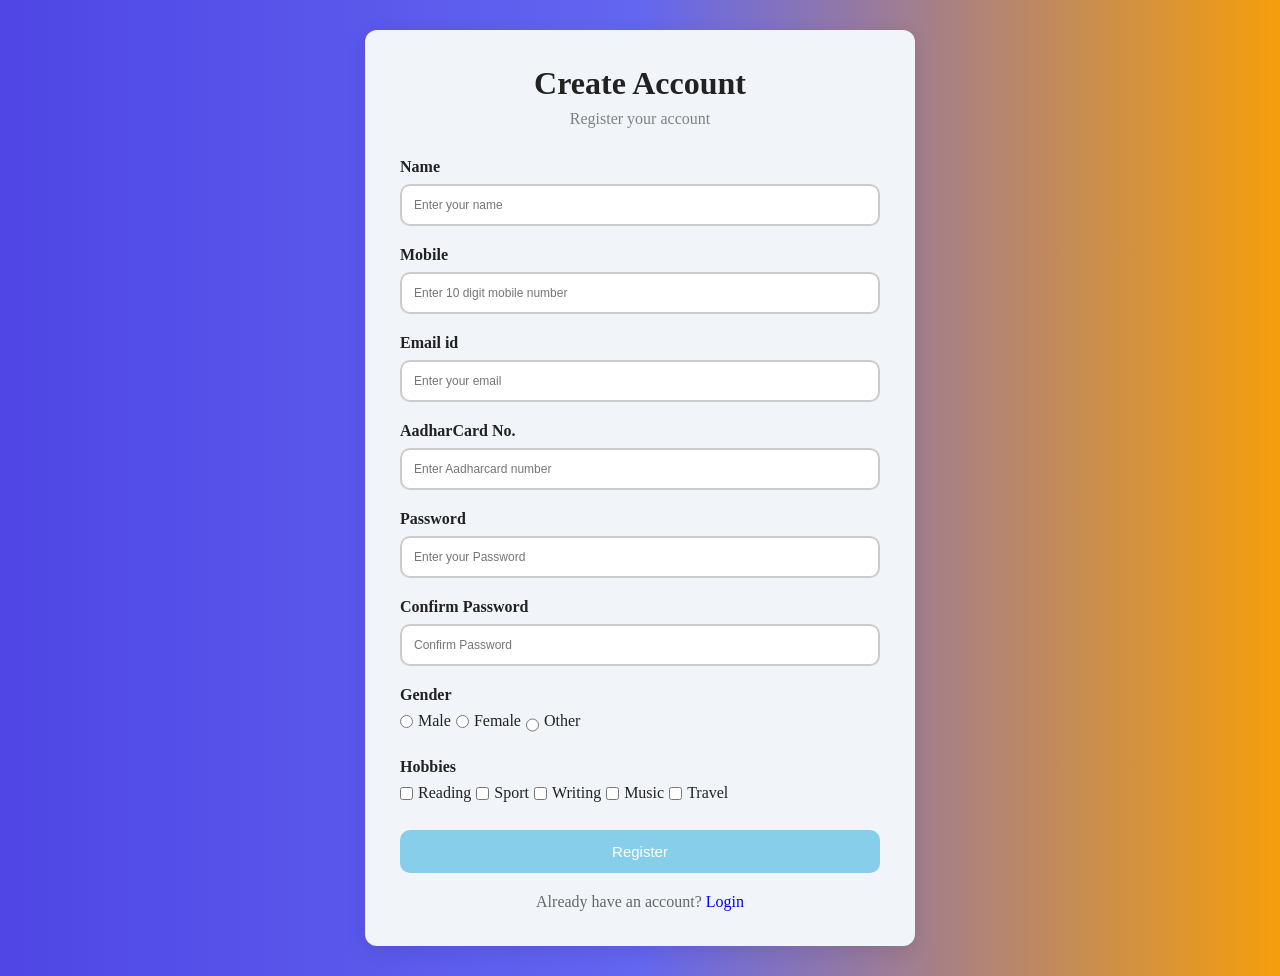
<file: my_dashboard/index.html>
<!DOCTYPE html>
<html lang="en">
<head>
    <meta charset="UTF-8">
    <meta name="viewport" content="width=device-width, initial-scale=1.0">
    <title>Register</title>
    <link rel="stylesheet" href="style.css">
    <style>
        label,input {
                animation-duration: 1s;
                -moz-animation-duration: 1s;
                -webkit-animation-duration: 3s;
                animation-name: slidein;
                -moz-animation-name: slidein;
                -webkit-animation-name: slidein;
}
            @keyframes slidein {
        from {
            margin-left:100%;
            width:100%
            }
            to {
            margin-left:0%;
            width:100%;
            }
            }
            @-moz-keyframes slidein {
            from {
            margin-left:100%;
            width:300%
            }
            to {
            margin-left:0%;
            width:100%;
            }
            }
            @-webkit-keyframes slidein {
        from {
        margin-left:100%;
        width:300%
        }
        to {
        margin-left:0%;
        width:100%;
        }
        }
       @keyframes flip {
    from {
        transform: rotateY(0deg);
    }

    to {
        transform: rotateY(360deg);
    }
}

h1 {
    animation: flip 2s;
}
@keyframes fadeout {
    from {
        opacity: 1;
    }
    to {
        opacity: 0;
    }
}

p {
    animation: fadeout 2s;
}
    </style>
</head>
<body>
    <div class="container">
        <div class="form-box">
            <h1>Create Account  </h1>
    <p class="subtitle">Register your account</p>
    <form id="registerForm">
        <div class="form-group">
            <label for="name">Name</label>
            <input type="text" id="name" placeholder="Enter your name" required>
            <small id="nameError"></small>
        </div>
       
        <div class="form-group">
            <label for="mobile">Mobile</label>
            <input type="text" id="tel " maxlength="10" placeholder="Enter 10 digit mobile number" required>
            <small id="mobileError"></small>
        </div>

        <div class="form-group">
            <label for="email">Email id</label>
            <input type="text" id="email" placeholder="Enter your email" required >
             <small id="emailerror"></small>
        </div>
        
        <div class="form-group">
            <label for="aadharcard">AadharCard No.</label>
            <input type="text" id="aadharcard" minlength="12" maxlength="12"  placeholder="Enter Aadharcard number" required>
        </div>
        
        <div class="form-group">
            <label for="password">Password</label>
            <input type="text" id="password" placeholder="Enter your Password" required>
            <small id="passworderror"></small>
        </div>
        <div class="form-group">
            <label for="confirmpassword">Confirm Password</label>
            <input type="text" id="confirmpassword" placeholder="Confirm Password" required>
            <small id="confirmpassworderror"></small>
        </div>
        
        <div class="form-group">
            <label>Gender</label>
                <div class="radio-group" >           
                    <label>
                    <input type="radio" name="gender" value="Male" required >Male
                    </label>
                    <label>
                    <input type="radio" name="gender" value="Female"  required>Female
                    </label>
                    <input type="radio" name="gender" value="other"  required>Other
                </label>
            </div>
             <small id="genderError"></small>
        </div>
        <div class="form-group">
            <label>Hobbies</label>
            <div class="checkbox-group">
                <label>
                <input type="checkbox" name="hobby" value="Reading" />Reading
                </label>
                <label>
                <input type="checkbox" name="hobby" value="Sport" />Sport
                </label>
                <label>
                <input type="checkbox" name="hobby" value="Writing" />Writing
                </label>
                <label>
                <input type="checkbox" name="hobby" value="Music" />Music
                </label>
                <label>
                <input type="checkbox" name="hobby" value="Travel" />Travel
                </label>
            </div>
            <small id="checkboxerror"></small>
        </div>
        
        <button type="submit" class="btn">Register</button>
        <p class="bottom-text"> 
            Already have an account? <a href="login.html">Login</a>
        </p>
    </form>
        </div>
    </div>
</body>
</html>
</file>
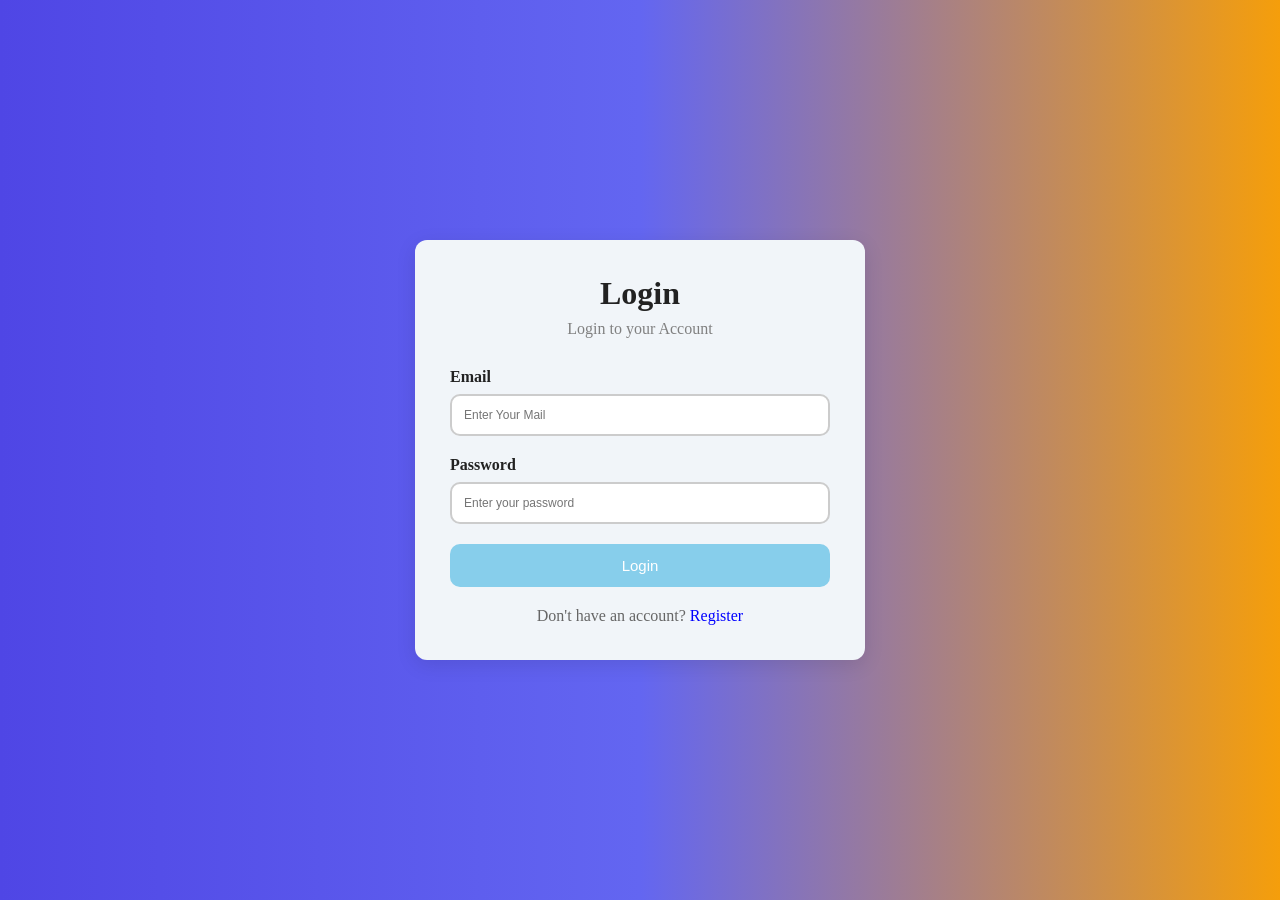
<file: my_dashboard/login.html>
<!DOCTYPE html>
<html lang="en">
<head>
    <meta charset="UTF-8">
    <meta name="viewport" content="width=device-width, initial-scale=1.0">
    <title>Login</title>
    <link rel="stylesheet" href="style.css">
    <style>
        @keyframes pulse {
    0%, 100% {
        transform: translateX(0);
    }

    25% {
        transform: translateX(-10px);
    }

    75% {
        transform: translateX(10px);
    }
}

label, input {
    animation: pulse 0.5s;
}
    </style>
</head>
<body>
    <div class="container">
        <div class="form-box login-box">
            <h1 >Login</h1>
            <p class="subtitle">Login to your Account</p>
            <form id="loginForm">
                <div class="form-group">
                    <label for="email">Email</label>
                    <input type="text" id="email" placeholder="Enter Your Mail">
                    <small id="loginemailerror"></small>
                </div>
                <div class= "form-group">
                    <label for="password">Password</label>
                    <input type="text" id="password" placeholder="Enter your password">
                    <small id="loginpassworderror"></small>
                </div>
                <button type="submit" class="btn">Login</button>
                <p class="bottom-text">
                    Don't have an account? <a href="index.html">Register</a>
                </p>
            </form>
        </div>
    </div>
</body>

</html>
</file>
<file: my_dashboard/style.css>
*{
        margin: 0;
        padding: 0;
        box-sizing: border-box;
}

body  {
     font-family: cursive;
    background:  linear-gradient(90deg, #4F46E5 0%, #6366F1 50%, #F59E0B 100%);
    background-image: linear-gradient(90deg, rgb(79, 70, 229) 0%, rgb(99, 102, 241) 50%, rgb(245, 158, 11) 100%);
    background-position-x: initial;
    background-position-y: initial;
    background-size: initial;
    background-repeat: initial;
    background-attachment: initial;
    background-origin: initial;
    background-clip: initial;
    background-color: initial;
  color: #222;
}
.container{
    min-height: 100vh;
    display: flex;
    justify-content: center;
    align-items: center;
    padding: 30px;
}
.form-box{
    width: 100%;
    max-width: 550px;   
    background: #f1f5f9;
    padding: 35px;
    border-radius: 12px;
    box-shadow: 0 5px 20px rgba(0, 0, 0, 0.1);
}
.login-box{
    width: 450px;
}
.form-box h1 {
    text-align: center;
    margin-bottom: 8px;
}
.subtitle{
    text-align: center;
    color: grey;
    margin-bottom: 30px;
}
.form-group{
    margin-bottom: 20px; 
}
.form-group label{
    display: block;
    margin-bottom: 8px;
    font-weight: bold;
}
.form-group input[type="text"],
.form-group input[type="tel"],
.form-group input[type="email"],
.form-group input[type="password"]{
    width: 100%;
    padding: 12px;
    border: 2px solid #ccc;
    border-radius: 10px;
    font-size: 12px;
    outline: none;
}
.form-group input:focus {
    border-color: black;
}
.radio-group,
.checkbox-group{
    display: flex;
    flex-wrap: wrap;
    gap: 5px;
}
.radio-group label,
.checkbox-group label{
    font-weight: normal;
    display: flex;
    align-items: center;
    gap: 5px;
}
small {
  display: block;
  color: red;
  margin-top: 5px;
}
.btn{
    width: 100%;
    padding: 13px;
    border: none;
    border-radius: 10px;
    background: skyblue;
    color: white;
    font-size: 15px;
    cursor: pointer;
}
.btn:hover{
    background: navy;
}
.bottom-text{
    text-align: center;
    margin-top: 20px;
    color: #666;
}
.bottom-text a{
    color: blue;
    text-decoration: none;
    margin: 30px auto;
}
</file>
